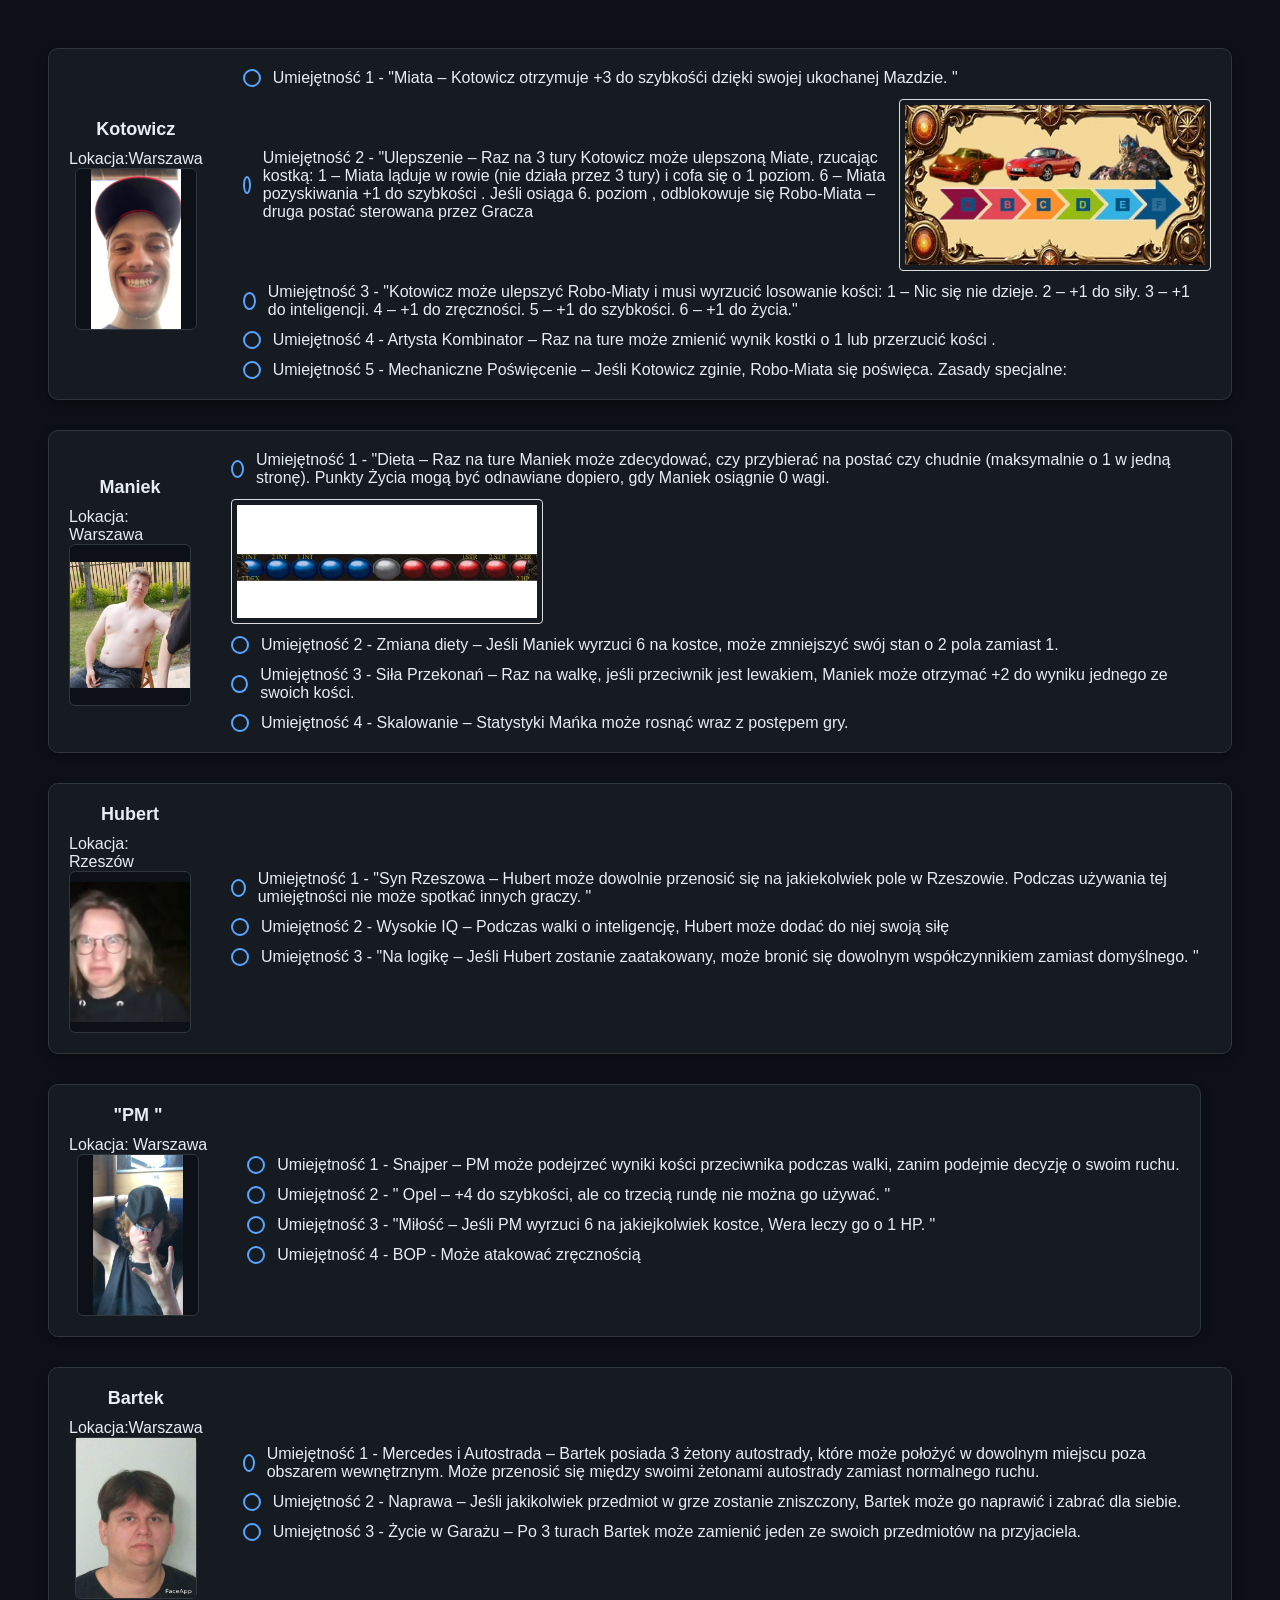
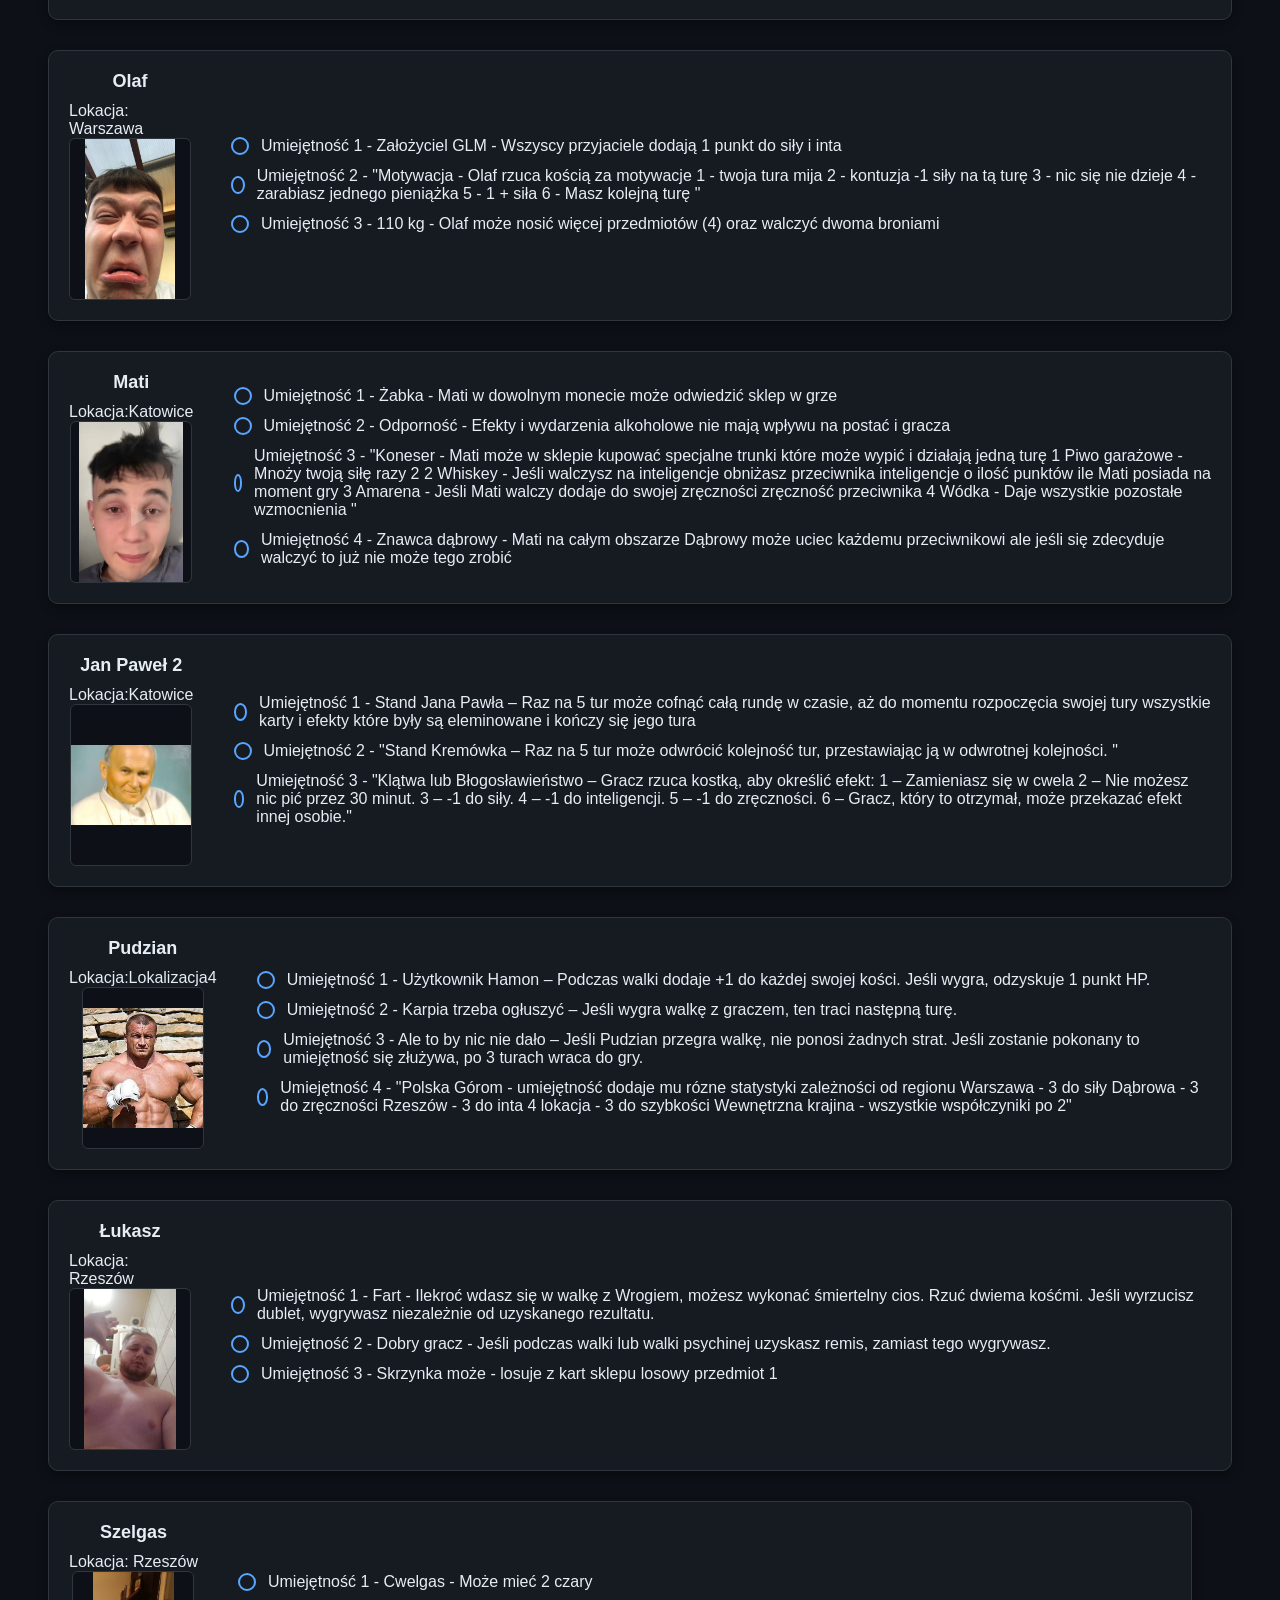
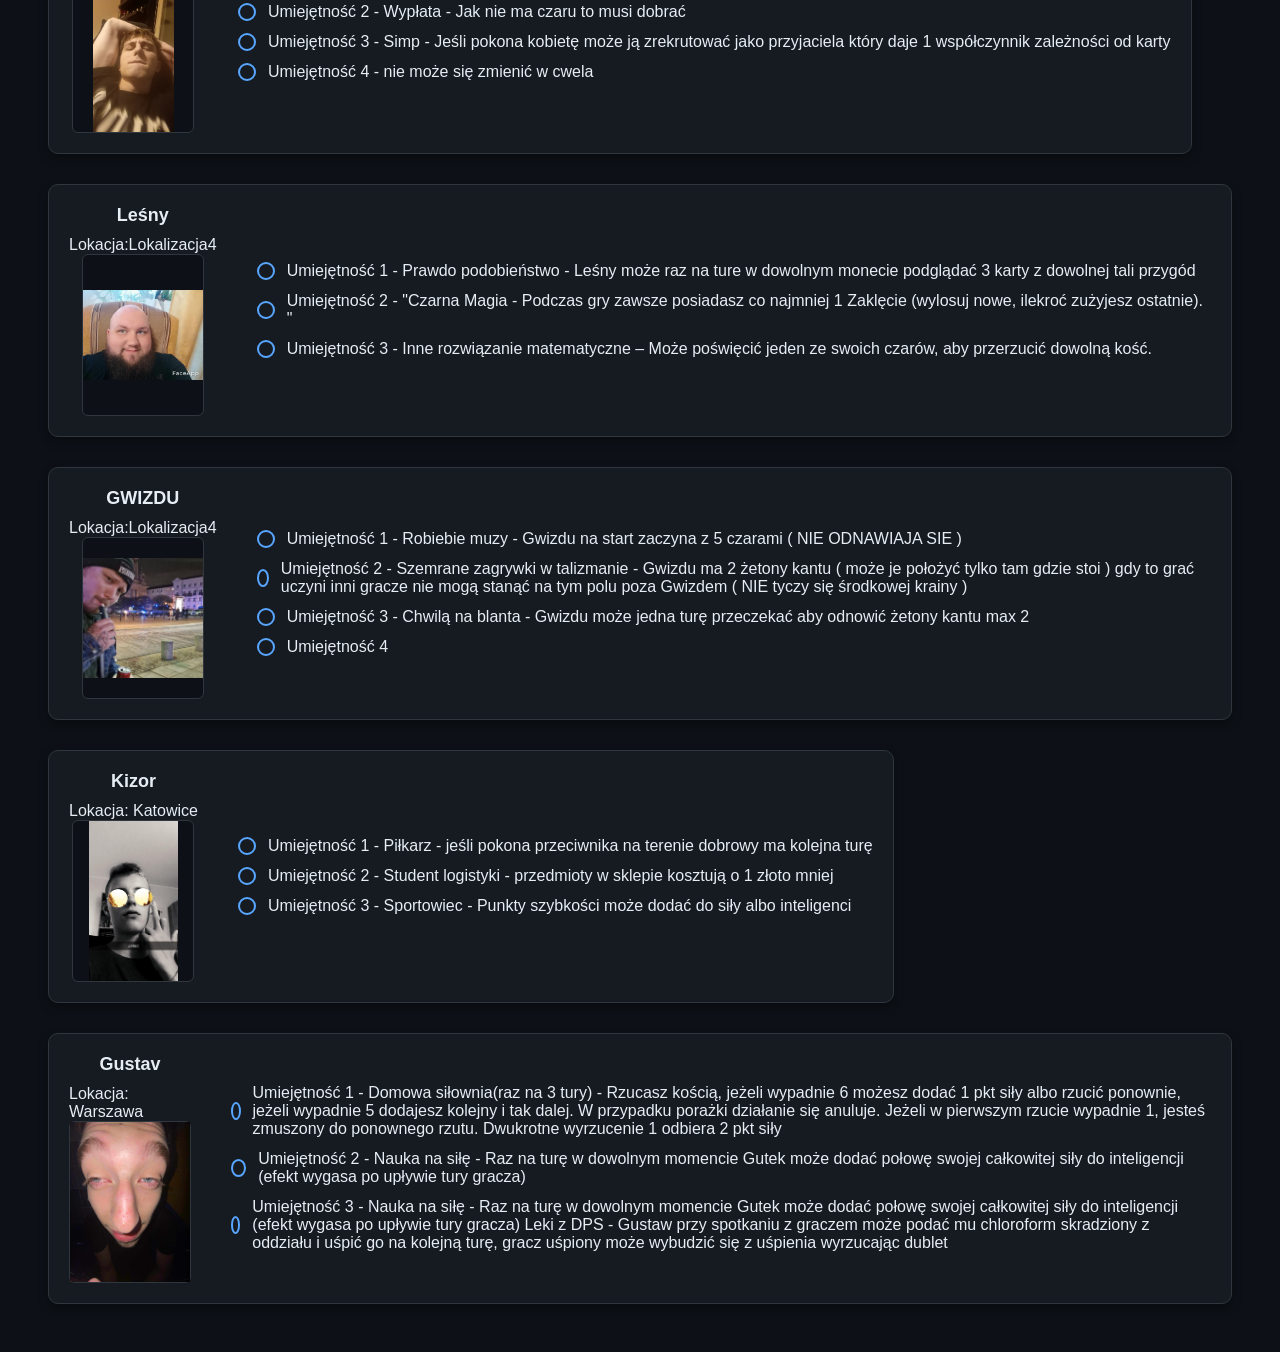
<file: index.html>
<!DOCTYPE html>
<html lang="pl">
<head>
<meta charset="UTF-8">
<meta name="viewport" content="width=device-width, initial-scale=1.0">
<title>Postacie i umiejętności</title>
<link rel="stylesheet" href="style.css">
</head>

<body>

<div class="characters">

    <!-- Postać 1 -->
    <div class="character">
        <div class="icon-box">

            <div class="character-name">Kotowicz</div>
            <div class="character-location">Lokacja:Warszawa</div>

            <div class="icon">
                <img src="img/kba.png" alt="Postać 1">
            </div>

        </div>

        <div class="skills">
            <div class="skill">
                <span class="circle"></span>
                <span>Umiejętność 1 - "Miata – Kotowicz otrzymuje +3 do szybkośći dzięki swojej ukochanej Mazdzie.  
"</span>
            </div>

            <div class="skill">
                <span class="circle"></span>
                <span>Umiejętność 2 - "Ulepszenie – Raz na 3 tury Kotowicz może ulepszoną Miate, rzucając kostką:  
1 – Miata ląduje w rowie (nie działa przez 3 tury) i cofa się o 1 poziom.  
6 – Miata pozyskiwania +1 do szybkości .  

Jeśli osiąga 6. poziom , odblokowuje się Robo-Miata – druga postać sterowana przez Gracza  </span>
<img src="img/miata.png"class="staty">
            </div>

            <div class="skill">
                <span class="circle"></span>
                <span>Umiejętność 3 - "Kotowicz może ulepszyć Robo-Miaty i musi wyrzucić losowanie kości:  
1 – Nic się nie dzieje.  
2 – +1 do siły.  
3 – +1 do inteligencji.  
4 – +1 do zręczności.  
5 – +1 do szybkości.  
6 – +1 do życia."</span>
            </div>

            <div class="skill">
                <span class="circle"></span>
                <span>Umiejętność 4 - Artysta Kombinator – Raz na ture może zmienić wynik kostki o 1 lub przerzucić kości . </span>
            </div>

            <div class="skill">
                <span class="circle"></span>
                <span>Umiejętność 5 - Mechaniczne Poświęcenie – Jeśli Kotowicz zginie, Robo-Miata się poświęca. Zasady specjalne: </span>
            </div>
        </div>
    </div>

    
    <div class="character">
        <div class="icon-box">

            <div class="character-name">Maniek</div>
            <div class="character-location">Lokacja: Warszawa</div>

            <div class="icon">
                <img src="img/ja.png" alt="Postać 2">
            </div>

        </div>

        <div class="skills">
            <div class="skill">
                <span class="circle"></span>
                <span>Umiejętność 1 - "Dieta – Raz na ture Maniek może zdecydować, czy przybierać na postać czy chudnie (maksymalnie o 1 w jedną stronę). Punkty Życia mogą być odnawiane dopiero, gdy Maniek osiągnie 0 wagi. </span>
            </div>
            <img src="img/bar.png" class="staty">
            <div class="skill">
                <span class="circle"></span>
                <span>Umiejętność 2 - Zmiana diety – Jeśli Maniek wyrzuci 6 na kostce, może zmniejszyć swój stan o 2 pola zamiast 1.</span>
            </div>

            <div class="skill">
                <span class="circle"></span>
                <span>Umiejętność 3 - Siła Przekonań – Raz na walkę, jeśli przeciwnik jest lewakiem, Maniek może otrzymać +2 do wyniku jednego ze swoich kości.</span>
            </div>

            <div class="skill">
                <span class="circle"></span>
                <span>Umiejętność 4 - Skalowanie – Statystyki Mańka może rosnąć wraz z postępem gry.</span>
            </div>
        </div>
    </div>

    <div class="character">
        <div class="icon-box">

            <div class="character-name"> Hubert </div>
            <div class="character-location">Lokacja: Rzeszów</div>

            <div class="icon">
                <img src="img/gubert.png" alt="Postać 1">
            </div>

        </div>

        <div class="skills">
            <div class="skill">
                <span class="circle"></span>
                <span>Umiejętność 1 - "Syn Rzeszowa – Hubert może dowolnie przenosić się na jakiekolwiek pole w Rzeszowie. Podczas używania tej umiejętności nie może spotkać innych graczy. 
"</span>
            </div>

            <div class="skill">
                <span class="circle"></span>
                <span>Umiejętność 2 - Wysokie IQ – Podczas walki o inteligencję, Hubert może dodać do niej swoją siłę</span>
            </div>

            <div class="skill">
                <span class="circle"></span>
                <span>Umiejętność 3 - "Na logikę – Jeśli Hubert zostanie zaatakowany, może bronić się dowolnym współczynnikiem zamiast domyślnego. 
"</span>
            </div>

        </div>
    </div>

    <div class="character">
        <div class="icon-box">

            <div class="character-name">"PM 
"</div>
            <div class="character-location">Lokacja: Warszawa</div>

            <div class="icon">
                <img src="img/patryk.png" alt="Postać 4">
            </div>

        </div>

        <div class="skills">
            <div class="skill">
                <span class="circle"></span>
                <span>Umiejętność 1 - Snajper – PM może podejrzeć wyniki kości przeciwnika podczas walki, zanim podejmie decyzję o swoim ruchu.</span>
            </div>

            <div class="skill">
                <span class="circle"></span>
                <span>Umiejętność 2 - "
 Opel – +4 do szybkości, ale co trzecią rundę nie można go używać.
"</span>
            </div>

            <div class="skill">
                <span class="circle"></span>
                <span>Umiejętność 3 - "Miłość – Jeśli PM wyrzuci 6 na jakiejkolwiek kostce, Wera leczy go o 1 HP.
"</span>
            </div>

            <div class="skill">
                <span class="circle"></span>
                <span>Umiejętność 4 - BOP - Może atakować zręcznością</span>
            </div>
        </div>
    </div>

    <div class="character">
        <div class="icon-box">

            <div class="character-name">Bartek</div>
            <div class="character-location">Lokacja:Warszawa</div>

            <div class="icon">
                <img src="img/bartek.png" alt="Postać 1">
            </div>

        </div>

        <div class="skills">
            <div class="skill">
                <span class="circle"></span>
                <span>Umiejętność 1 -  Mercedes i Autostrada – Bartek posiada 3 żetony autostrady, które może położyć w dowolnym miejscu poza obszarem wewnętrznym. Może przenosić się między swoimi żetonami autostrady zamiast normalnego ruchu.</span>
            </div>

            <div class="skill">
                <span class="circle"></span>
                <span>Umiejętność 2 -  Naprawa – Jeśli jakikolwiek przedmiot w grze zostanie zniszczony, Bartek może go naprawić i zabrać dla siebie.</span>
            </div>

            <div class="skill">
                <span class="circle"></span>
                <span>Umiejętność 3 -  Życie w Garażu – Po 3 turach Bartek może zamienić jeden ze swoich przedmiotów na przyjaciela.</span>
            </div>

        </div>
    </div>

    <div class="character">
        <div class="icon-box">

            <div class="character-name">Olaf</div>
            <div class="character-location">Lokacja: Warszawa</div>

            <div class="icon">
                <img src="img/olaf.png" alt="Postać 1">
            </div>

        </div>

        <div class="skills">
            <div class="skill">
                <span class="circle"></span>
                <span>Umiejętność 1 - Założyciel GLM - Wszyscy przyjaciele dodają 1 punkt do siły i inta </span>
            </div>

            <div class="skill">
                <span class="circle"></span>
                <span>Umiejętność 2 - "Motywacja - Olaf rzuca kością za motywacje 
1 - twoja tura mija 
2 - kontuzja -1 siły na tą turę 
3 - nic się nie dzieje 
4 - zarabiasz jednego pieniążka 
5 - 1 + siła 
6 - Masz kolejną turę "</span>
            </div>

            <div class="skill">
                <span class="circle"></span>
                <span>Umiejętność 3 - 110 kg - Olaf może nosić więcej przedmiotów (4) oraz walczyć dwoma broniami</span>
            </div>

        </div>
    </div>

     <div class="character">
        <div class="icon-box">

            <div class="character-name">Mati </div>
            <div class="character-location">Lokacja:Katowice</div>

            <div class="icon">
                <img src="img/mati.png" alt="Postać 1">
            </div>

        </div>

        <div class="skills">
            <div class="skill">
                <span class="circle"></span>
                <span>Umiejętność 1 - Żabka - Mati w dowolnym monecie może odwiedzić sklep w grze </span>
            </div>

            <div class="skill">
                <span class="circle"></span>
                <span>Umiejętność 2 - Odporność - Efekty i wydarzenia alkoholowe nie mają wpływu na postać i gracza </span>
            </div>

            <div class="skill">
                <span class="circle"></span>
                <span>Umiejętność 3 - "Koneser - Mati może w sklepie kupować specjalne trunki które może wypić i działają jedną turę
1 Piwo garażowe - Mnoży twoją siłę razy 2 
2 Whiskey - Jeśli walczysz na inteligencje obniżasz przeciwnika inteligencje o ilość punktów ile Mati posiada na moment gry  
3 Amarena - Jeśli Mati walczy dodaje do swojej zręczności zręczność przeciwnika 
4 Wódka  - Daje wszystkie pozostałe wzmocnienia "</span>
            </div>

            <div class="skill">
                <span class="circle"></span>
                <span>Umiejętność 4 - Znawca dąbrowy - Mati na całym obszarze Dąbrowy może uciec każdemu przeciwnikowi ale jeśli się zdecyduje walczyć to już nie może tego zrobić</span>
            </div>
        </div>
    </div>

     <div class="character">
        <div class="icon-box">

            <div class="character-name">Jan Paweł 2</div>
            <div class="character-location">Lokacja:Katowice</div>

            <div class="icon">
                <img src="img/papaj.png" alt="Postać 1">
            </div>

        </div>

        <div class="skills">
            <div class="skill">
                <span class="circle"></span>
                <span>Umiejętność 1 - Stand Jana Pawła – Raz na 5 tur może cofnąć całą rundę w czasie, aż do momentu rozpoczęcia swojej tury wszystkie karty i efekty które były są eleminowane i kończy się jego tura</span>
            </div>

            <div class="skill">
                <span class="circle"></span>
                <span>Umiejętność 2 - "Stand Kremówka – Raz na 5 tur może odwrócić kolejność tur, przestawiając ją w odwrotnej kolejności.
"</span>
            </div>

            <div class="skill">
                <span class="circle"></span>
                <span>Umiejętność 3 - "Klątwa lub Błogosławieństwo – Gracz rzuca kostką, aby określić efekt:
1 – Zamieniasz się w cwela 
2 – Nie możesz nic pić przez 30 minut.
3 – -1 do siły.
4 – -1 do inteligencji.
5 – -1 do zręczności.
6 – Gracz, który to otrzymał, może przekazać efekt innej osobie."</span>
            </div>

        </div>
    </div>

     <div class="character">
        <div class="icon-box">

            <div class="character-name">Pudzian</div>
            <div class="character-location">Lokacja:Lokalizacja4</div>

            <div class="icon">
                <img src="img/pudzian.png" alt="Postać 1">
            </div>

        </div>

        <div class="skills">
            <div class="skill">
                <span class="circle"></span>
                <span>Umiejętność 1 - Użytkownik Hamon – Podczas walki dodaje +1 do każdej swojej kości. Jeśli wygra, odzyskuje 1 punkt HP.</span>
            </div>

            <div class="skill">
                <span class="circle"></span>
                <span>Umiejętność 2 - Karpia trzeba ogłuszyć – Jeśli wygra walkę z graczem, ten traci następną turę.</span>
            </div>

            <div class="skill">
                <span class="circle"></span>
                <span>Umiejętność 3 - Ale to by nic nie dało – Jeśli Pudzian przegra walkę, nie ponosi żadnych strat. Jeśli zostanie pokonany to umiejętność się złużywa, po 3 turach wraca do gry.</span>
            </div>

            <div class="skill">
                <span class="circle"></span>
                <span>Umiejętność 4 - "Polska Górom - umiejętność dodaje mu rózne statystyki zależności od regionu 
Warszawa -  3 do siły 
Dąbrowa - 3 do zręczności 
Rzeszów - 3 do inta 
4 lokacja - 3 do szybkości 
Wewnętrzna krajina - wszystkie współczyniki po 2"</span>
            </div>
        </div>
    </div>

     <div class="character">
        <div class="icon-box">

            <div class="character-name">Łukasz</div>
            <div class="character-location">Lokacja: Rzeszów</div>

            <div class="icon">
                <img src="img/lukasz.png" alt="Postać 1">
            </div>

        </div>

        <div class="skills">
            <div class="skill">
                <span class="circle"></span>
                <span>Umiejętność 1 - Fart - Ilekroć wdasz się w walkę z Wrogiem, możesz wykonać śmiertelny cios. Rzuć dwiema kośćmi. Jeśli wyrzucisz dublet, wygrywasz niezależnie od uzyskanego rezultatu.</span>
            </div>

            <div class="skill">
                <span class="circle"></span>
                <span>Umiejętność 2 - Dobry gracz - Jeśli podczas walki lub walki psychinej uzyskasz remis, zamiast tego wygrywasz.</span>
            </div>

            <div class="skill">
                <span class="circle"></span>
                <span>Umiejętność 3 - Skrzynka może - losuje z kart sklepu losowy przedmiot 1</span>
            </div>

        </div>
    </div>

     <div class="character">
        <div class="icon-box">

            <div class="character-name">Szelgas</div>
            <div class="character-location">Lokacja: Rzeszów</div>

            <div class="icon">
                <img src="img/cwel.png" alt="Postać 1">
            </div>

        </div>

        <div class="skills">
            <div class="skill">
                <span class="circle"></span>
                <span>Umiejętność 1 - Cwelgas - Może mieć 2 czary </span>
            </div>

            <div class="skill">
                <span class="circle"></span>
                <span>Umiejętność 2 - Wypłata - Jak nie ma czaru to musi dobrać </span>
            </div>

            <div class="skill">
                <span class="circle"></span>
                <span>Umiejętność 3 - Simp - Jeśli pokona kobietę może ją zrekrutować jako przyjaciela który daje 1 współczynnik zależności od karty</span>
            </div>

            <div class="skill">
                <span class="circle"></span>
                <span>Umiejętność 4 - nie może się zmienić w cwela</span>
            </div>
        </div>
    </div>

     <div class="character">
        <div class="icon-box">

            <div class="character-name">Leśny</div>
            <div class="character-location">Lokacja:Lokalizacja4</div>

            <div class="icon">
                <img src="img/lesny.png" alt="Postać 1">
            </div>

        </div>

        <div class="skills">
            <div class="skill">
                <span class="circle"></span>
                <span>Umiejętność 1 - Prawdo podobieństwo - Leśny może raz na ture w dowolnym monecie podglądać 3 karty z dowolnej tali przygód</span>
            </div>

            <div class="skill">
                <span class="circle"></span>
                <span>Umiejętność 2 - "Czarna Magia - Podczas gry zawsze posiadasz co najmniej 1 Zaklęcie (wylosuj nowe, ilekroć zużyjesz ostatnie).
"</span>
            </div>

            <div class="skill">
                <span class="circle"></span>
                <span>Umiejętność 3 -  Inne rozwiązanie matematyczne – Może poświęcić jeden ze swoich czarów, aby przerzucić dowolną kość.</span>
            </div>

        </div>
    </div>

     <div class="character">
        <div class="icon-box">

            <div class="character-name">GWIZDU</div>
            <div class="character-location">Lokacja:Lokalizacja4</div>

            <div class="icon">
                <img src="img/gwizd.png" alt="Postać 1">
            </div>

        </div>

        <div class="skills">
            <div class="skill">
                <span class="circle"></span>
                <span>Umiejętność 1 - Robiebie muzy - Gwizdu na start zaczyna z 5 czarami ( NIE ODNAWIAJA SIE )</span>
            </div>

            <div class="skill">
                <span class="circle"></span>
                <span>Umiejętność 2 - Szemrane zagrywki w talizmanie - Gwizdu ma 2 żetony kantu ( może je położyć tylko tam gdzie stoi ) gdy to grać uczyni inni gracze nie mogą stanąć na tym polu poza Gwizdem ( NIE tyczy się środkowej krainy ) </span>
            </div>

            <div class="skill">
                <span class="circle"></span>
                <span>Umiejętność 3 - Chwilą na blanta - Gwizdu może jedna turę przeczekać aby odnowić żetony kantu max 2</span>
            </div>

            <div class="skill">
                <span class="circle"></span>
                <span>Umiejętność 4</span>
            </div>
        </div>
    </div>

     <div class="character">
        <div class="icon-box">

            <div class="character-name">Kizor</div>
            <div class="character-location">Lokacja: Katowice</div>

            <div class="icon">
                <img src="img/kizor.png" alt="Postać 1">
            </div>

        </div>

        <div class="skills">
            <div class="skill">
                <span class="circle"></span>
                <span>Umiejętność 1 - Piłkarz -  jeśli pokona przeciwnika na terenie dobrowy ma kolejna turę </span>
            </div>

            <div class="skill">
                <span class="circle"></span>
                <span>Umiejętność 2 - Student logistyki -  przedmioty w sklepie kosztują o 1 złoto mniej</span>
            </div>

            <div class="skill">
                <span class="circle"></span>
                <span>Umiejętność 3 - Sportowiec - Punkty szybkości może dodać do siły albo inteligenci </span>
            </div>

        </div>
    </div>

    <div class="character">
        <div class="icon-box">

            <div class="character-name">Gustav</div>
            <div class="character-location">Lokacja: Warszawa</div>

            <div class="icon">
                <img src="img/gut.png" alt="Postać 1">
            </div>

        </div>

        <div class="skills">
            <div class="skill">
                <span class="circle"></span>
                <span>Umiejętność 1 - Domowa siłownia(raz na 3 tury) - Rzucasz kością, jeżeli wypadnie 6 możesz dodać 1 pkt siły albo rzucić ponownie, jeżeli wypadnie 5 dodajesz kolejny  i tak dalej. W przypadku porażki działanie się  anuluje. Jeżeli w pierwszym rzucie wypadnie 1, jesteś zmuszony do ponownego rzutu. Dwukrotne wyrzucenie 1 odbiera 2 pkt siły</span>
            </div>

            <div class="skill">
                <span class="circle"></span>
                <span>Umiejętność 2 - Nauka na siłę - Raz na turę w dowolnym momencie Gutek może dodać połowę swojej całkowitej siły do inteligencji (efekt wygasa po upływie tury gracza)</span>
            </div>

            <div class="skill">
                <span class="circle"></span>
                <span>Umiejętność 3 - Nauka na siłę - Raz na turę w dowolnym momencie Gutek może dodać połowę swojej całkowitej siły do inteligencji (efekt wygasa po upływie tury gracza)	Leki z DPS - Gustaw przy spotkaniu z graczem może podać mu chloroform skradziony z oddziału i uśpić go na kolejną turę, gracz uśpiony może wybudzić się z uśpienia wyrzucając dublet</span>
            </div>

        </div>
    </div>

</div>

</body>
</html>
</file>
<file: style.css>
body{
    font-family: Arial, sans-serif;
    background:#0d1117; /* kolor jak GitHub dark */
    color:#e6edf3;
    padding:40px;
}

/* kontener wszystkich postaci */

.characters{
    display:flex;
    flex-direction:column;
    gap:30px;
}

/* karta postaci */

.character{
    display:flex;
    align-items:center;
    gap:40px;

    background:#161b22;
    border:1px solid #30363d;
    border-radius:10px;

    padding:20px;
    width:fit-content;

    box-shadow:0 4px 10px rgba(0,0,0,0.4);
}

/* kontener ikony + nazwy */

.icon-box{
    display:flex;
    flex-direction:column;
    align-items:center;
}

.character-name{
    font-weight:bold;
    margin-bottom:10px;
    font-size:18px;
}

/* ikona postaci */

.icon{
    width:120px;
    height:160px;
    border:1px solid #30363d;
    border-radius:6px;

    display:flex;
    align-items:center;
    justify-content:center;

    background:#0d1117;
}

.icon img{
    max-width:100%;
    max-height:100%;
}

/* lista umiejętności */

.skills{
    display:flex;
    flex-direction:column;
    gap:12px;
}

.skill{
    display:flex;
    align-items:center;
    gap:12px;
    font-size:16px;
}

/* kółka */

.circle{
    width:14px;
    height:14px;
    border:2px solid #58a6ff;
    border-radius:50%;
}

.staty{
    border: 1px solid #ddd;
  border-radius: 4px;
  padding: 5px;
  width: 300px;
}
</file>
